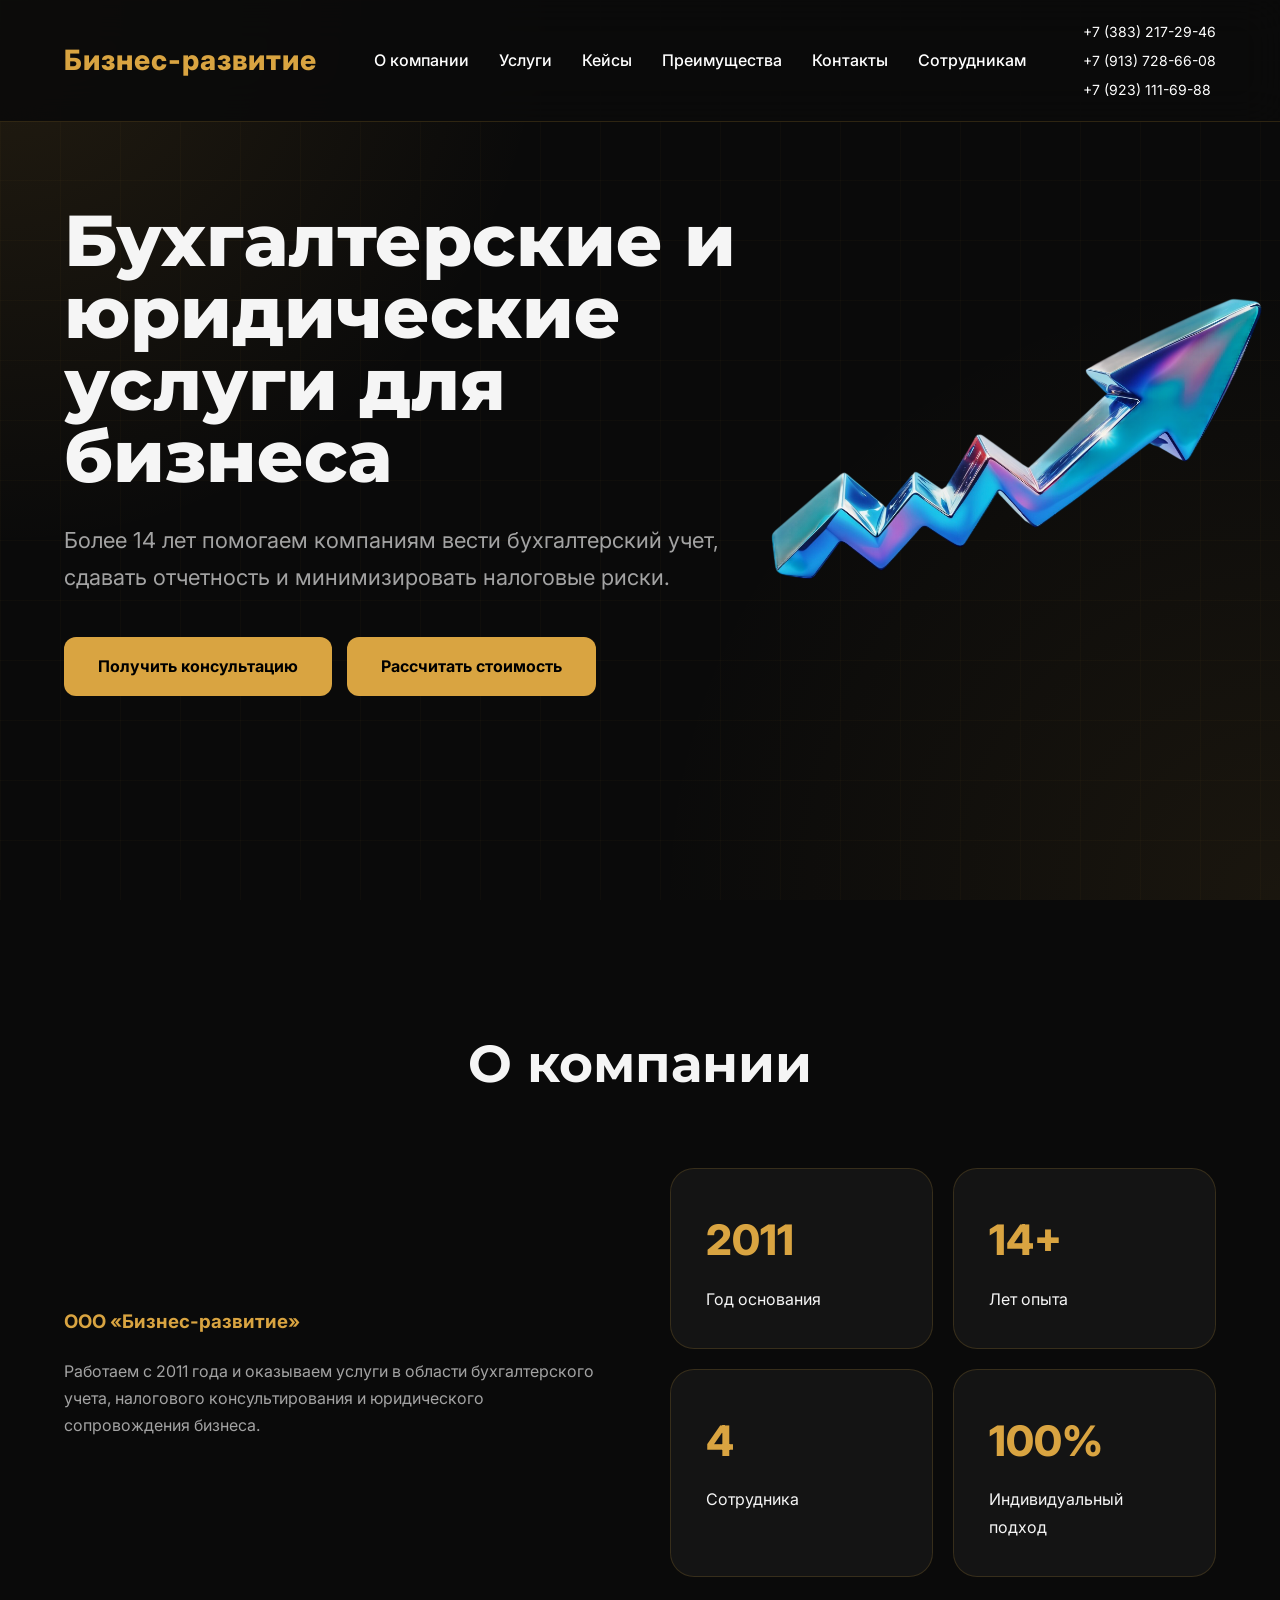
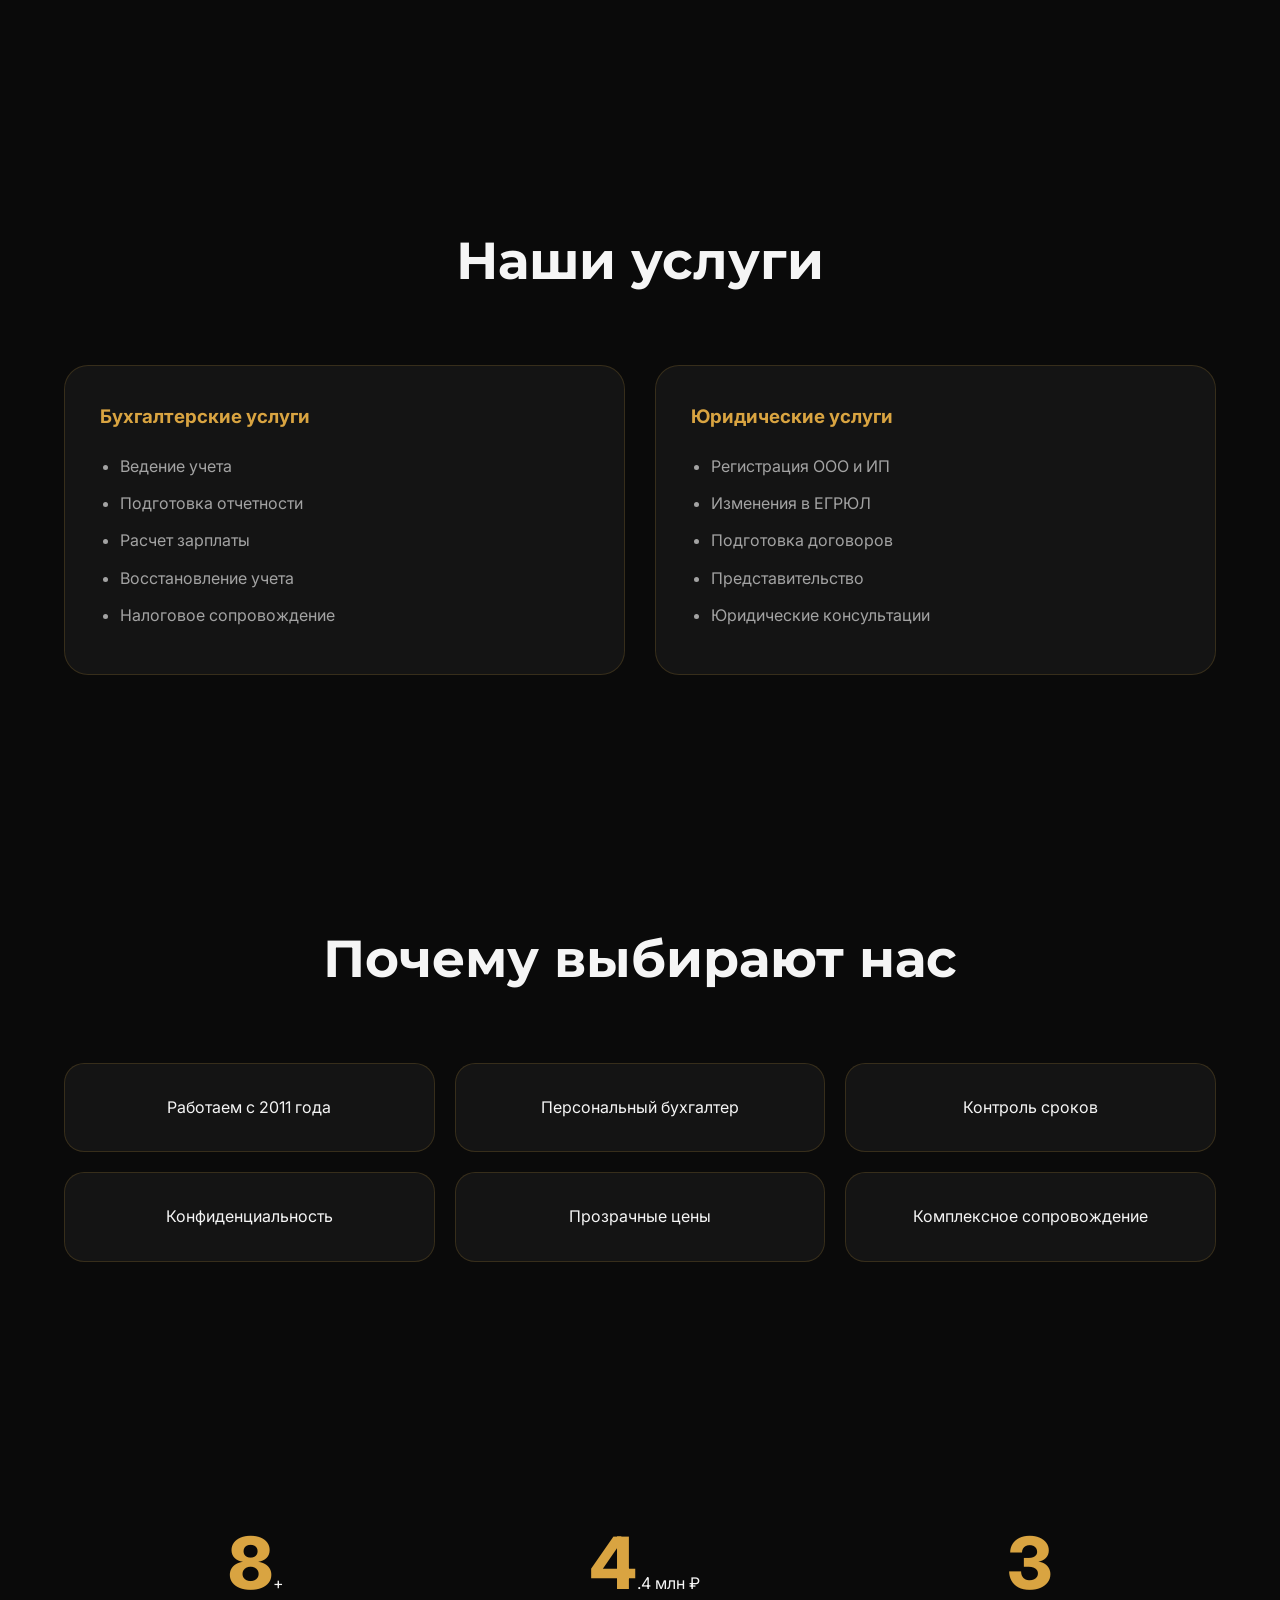
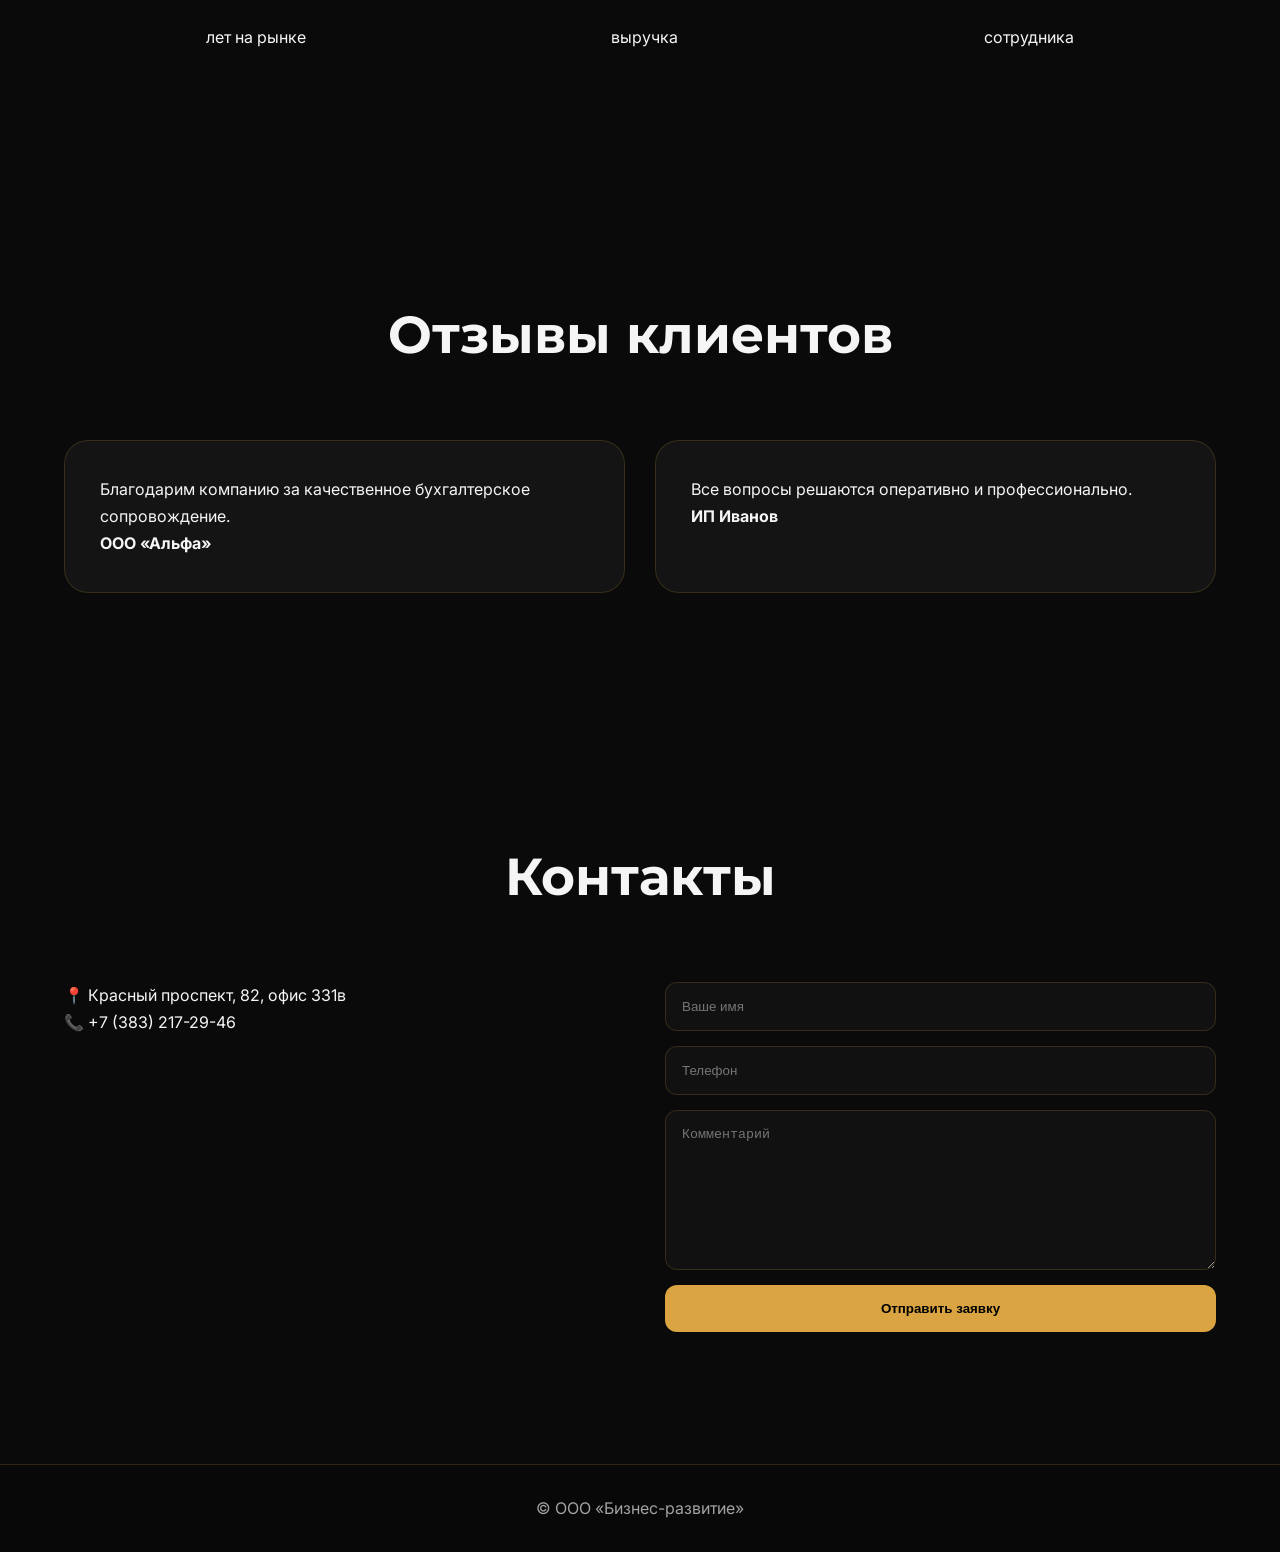
<file: index.html>
<!DOCTYPE html>
<html lang="ru">

<head>
    <meta charset="UTF-8">
    <meta name="viewport" content="width=device-width, initial-scale=1.0">

    <!-- Мета-теги -->
    <meta name="description" content="Бухгалтерские и юридические услуги ООО «Бизнес-развитие». 
    Консультации, аудит, сопровождение бизнеса.">
    <meta name="keywords" content="бухгалтерские услуги, юридические услуги, аудит, налоговое консультирование">
    <meta name="author" content="ООО Бизнес-развитие">

    <title>ООО «Бизнес-развитие»</title>

    <link rel="stylesheet" href="style.css">

    <link
        href="https://fonts.googleapis.com/css2?family=Montserrat:wght@400;600;700;800&family=Inter:wght@300;400;500;600&display=swap"
        rel="stylesheet">
</head>

<body>

    <header class="header">
        <div class="container">
            <div class="logo">
                Бизнес-развитие
            </div>

            <nav>
                <a href="about.html">О компании</a>
                <a href="services.html">Услуги</a>
                <a href="cases.html">Кейсы</a>
                <a href="#advantages">Преимущества</a>
                <a href="#contacts">Контакты</a>
                <a href="admin.php">Сотрудникам</a>
            </nav>

            <div class="tel">
                <a href="tel:+73832172946">+7 (383) 217-29-46</a>
                <a href="tel:+79137286608">+7 (913) 728-66-08</a>
                <a href="tel:+79231116988">+7 (923) 111-69-88</a>
            </div>
        </div>
    </header>

    <section class="hero">
        <div class="container hero-grid">

            <div class="hero-content">
                <h1>
                    Бухгалтерские и юридические услуги для бизнеса
                </h1>

                <p>
                    Более 14 лет помогаем компаниям вести бухгалтерский учет,
                    сдавать отчетность и минимизировать налоговые риски.
                </p>

                <div class="hero-buttons">
                    <a href="#contacts" class="btn-primary">
                        Получить консультацию
                    </a>

                    <a href="#contacts" class="btn-secondary">
                        Рассчитать стоимость
                    </a>
                </div>
            </div>

            <div class="hero-image">
                <img src="fon.png" alt="">
            </div>

        </div>
    </section>

    <section id="about" class="about">
        <div class="container">

            <h2>О компании</h2>

            <div class="about-grid">

                <div class="about-text">
                    <h3>ООО «Бизнес-развитие»</h3>

                    <p>
                        Работаем с 2011 года и оказываем услуги
                        в области бухгалтерского учета,
                        налогового консультирования и
                        юридического сопровождения бизнеса.
                    </p>
                </div>

                <div class="stats">

                    <div class="card">
                        <span>2011</span>
                        <p>Год основания</p>
                    </div>

                    <div class="card">
                        <span>14+</span>
                        <p>Лет опыта</p>
                    </div>

                    <div class="card">
                        <span>4</span>
                        <p>Сотрудника</p>
                    </div>

                    <div class="card">
                        <span>100%</span>
                        <p>Индивидуальный подход</p>
                    </div>

                </div>

            </div>

        </div>
    </section>

    <section id="services" class="services">

        <div class="container">

            <h2>Наши услуги</h2>

            <div class="services-grid">

                <div class="service-card">
                    <h3>Бухгалтерские услуги</h3>

                    <ul>
                        <li>Ведение учета</li>
                        <li>Подготовка отчетности</li>
                        <li>Расчет зарплаты</li>
                        <li>Восстановление учета</li>
                        <li>Налоговое сопровождение</li>
                    </ul>
                </div>

                <div class="service-card">
                    <h3>Юридические услуги</h3>

                    <ul>
                        <li>Регистрация ООО и ИП</li>
                        <li>Изменения в ЕГРЮЛ</li>
                        <li>Подготовка договоров</li>
                        <li>Представительство</li>
                        <li>Юридические консультации</li>
                    </ul>
                </div>

            </div>

        </div>

    </section>

    <section id="advantages" class="advantages">

        <div class="container">

            <h2>Почему выбирают нас</h2>

            <div class="advantages-grid">

                <div>Работаем с 2011 года</div>
                <div>Персональный бухгалтер</div>
                <div>Контроль сроков</div>
                <div>Конфиденциальность</div>
                <div>Прозрачные цены</div>
                <div>Комплексное сопровождение</div>

            </div>

        </div>

    </section>

    <section class="numbers">

        <div class="container">

            <div class="numbers-grid">

                <div>
                    <span class="counter" data-target="14">0</span>+
                    <p>лет на рынке</p>
                </div>

                <div>
                    <span class="counter" data-target="6">0</span>.4 млн ₽
                    <p>выручка</p>
                </div>

                <div>
                    <span class="counter" data-target="4">0</span>
                    <p>сотрудника</p>
                </div>

            </div>

        </div>

    </section>


    <section class="reviews">

        <div class="container">

            <h2>Отзывы клиентов</h2>

            <div class="services-grid">

                <div class="service-card">
                    <p>
                        Благодарим компанию за качественное
                        бухгалтерское сопровождение.
                    </p>
                    <strong>ООО «Альфа»</strong>
                </div>

                <div class="service-card">
                    <p>
                        Все вопросы решаются оперативно
                        и профессионально.
                    </p>
                    <strong>ИП Иванов</strong>
                </div>

            </div>

        </div>

    </section>


    <section id="contacts" class="contacts">

        <div class="container">

            <h2>Контакты</h2>

            <div class="contacts-grid">

                <div>
                    <p>📍 Красный проспект, 82, офис 331в</p>
                    <p>📞 +7 (383) 217-29-46</p>
                    <iframe src="https://www.google.com/maps?q=Красный+проспект+82+Новосибирск&output=embed"
                        width="100%" height="300" style="border:0;">
                    </iframe>
                </div>

                <form class="contact-form" action="feedback.php" method="POST">

                    <input type="text" name="name" placeholder="Ваше имя" required>

                    <input type="tel" name="phone" placeholder="Телефон" required>

                    <textarea name="message" placeholder="Комментарий" required></textarea>

                    <button type="submit">
                        Отправить заявку
                    </button>

                </form>

            </div>

        </div>

    </section>

    <footer>
        <div class="container">
            © ООО «Бизнес-развитие»
        </div>
    </footer>


    <script src="main.js"></script>

</body>

</html>
</file>
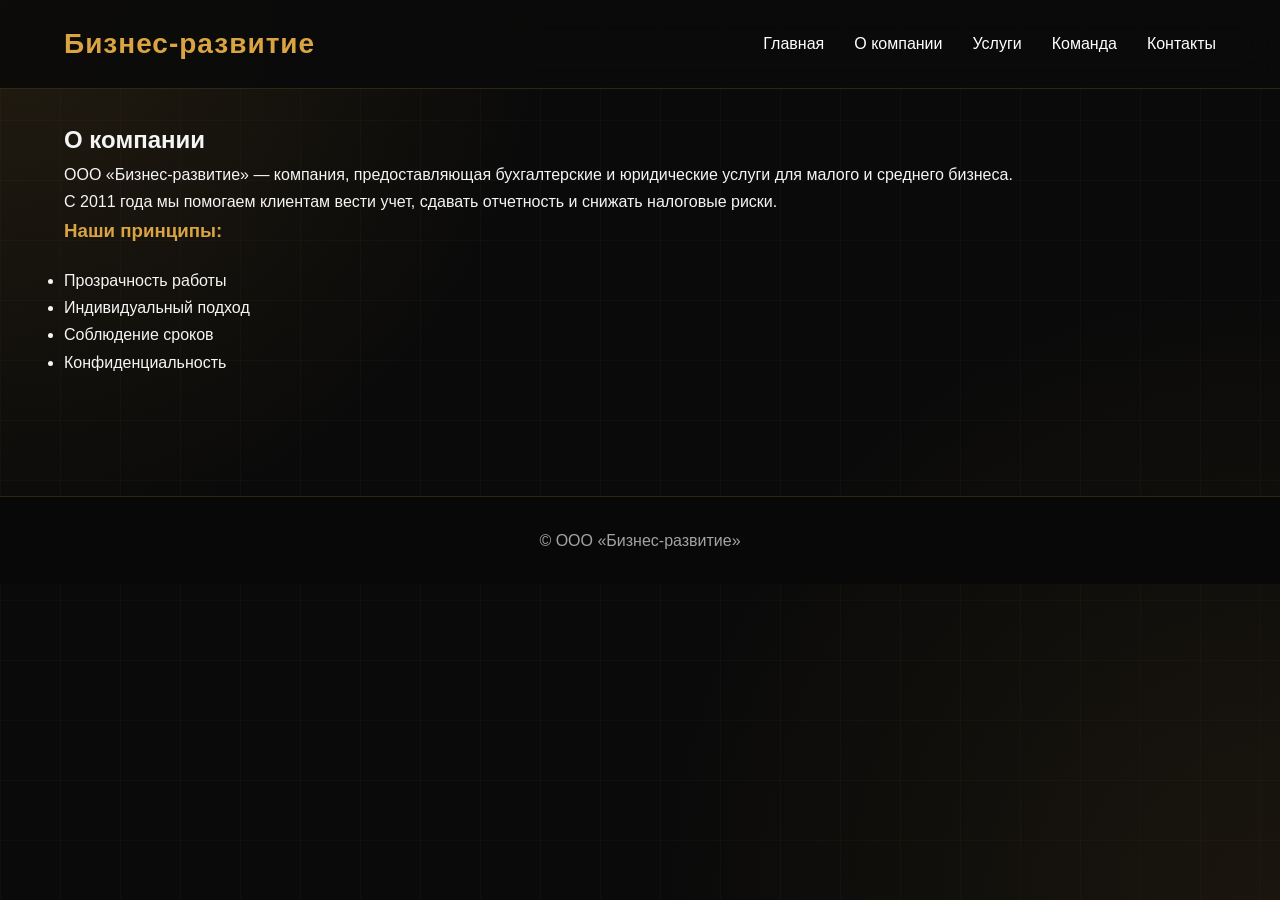
<file: about.html>
<!DOCTYPE html>
<html lang="ru">

<head>
    <meta charset="UTF-8">
    <title>О компании | Бизнес-развитие</title>
    <link rel="stylesheet" href="style.css">
</head>

<body>

<header class="header">
    <div class="container">
        <div class="logo">Бизнес-развитие</div>

        <nav>
            <a href="index.html">Главная</a>
            <a href="about.html">О компании</a>
            <a href="services.html">Услуги</a>
            <a href="team.html">Команда</a>
            <a href="contacts.html">Контакты</a>
        </nav>
    </div>
</header>

<section class="page">
    <div class="container">

        <h1>О компании</h1>

        <p>
            ООО «Бизнес-развитие» — компания, предоставляющая бухгалтерские и юридические услуги для малого и среднего бизнеса.
        </p>

        <p>
            С 2011 года мы помогаем клиентам вести учет, сдавать отчетность и снижать налоговые риски.
        </p>

        <h3>Наши принципы:</h3>

        <ul>
            <li>Прозрачность работы</li>
            <li>Индивидуальный подход</li>
            <li>Соблюдение сроков</li>
            <li>Конфиденциальность</li>
        </ul>

    </div>
</section>

    <footer>
        <div class="container">
            © ООО «Бизнес-развитие»
        </div>
    </footer>

</body>
</html>
</file>
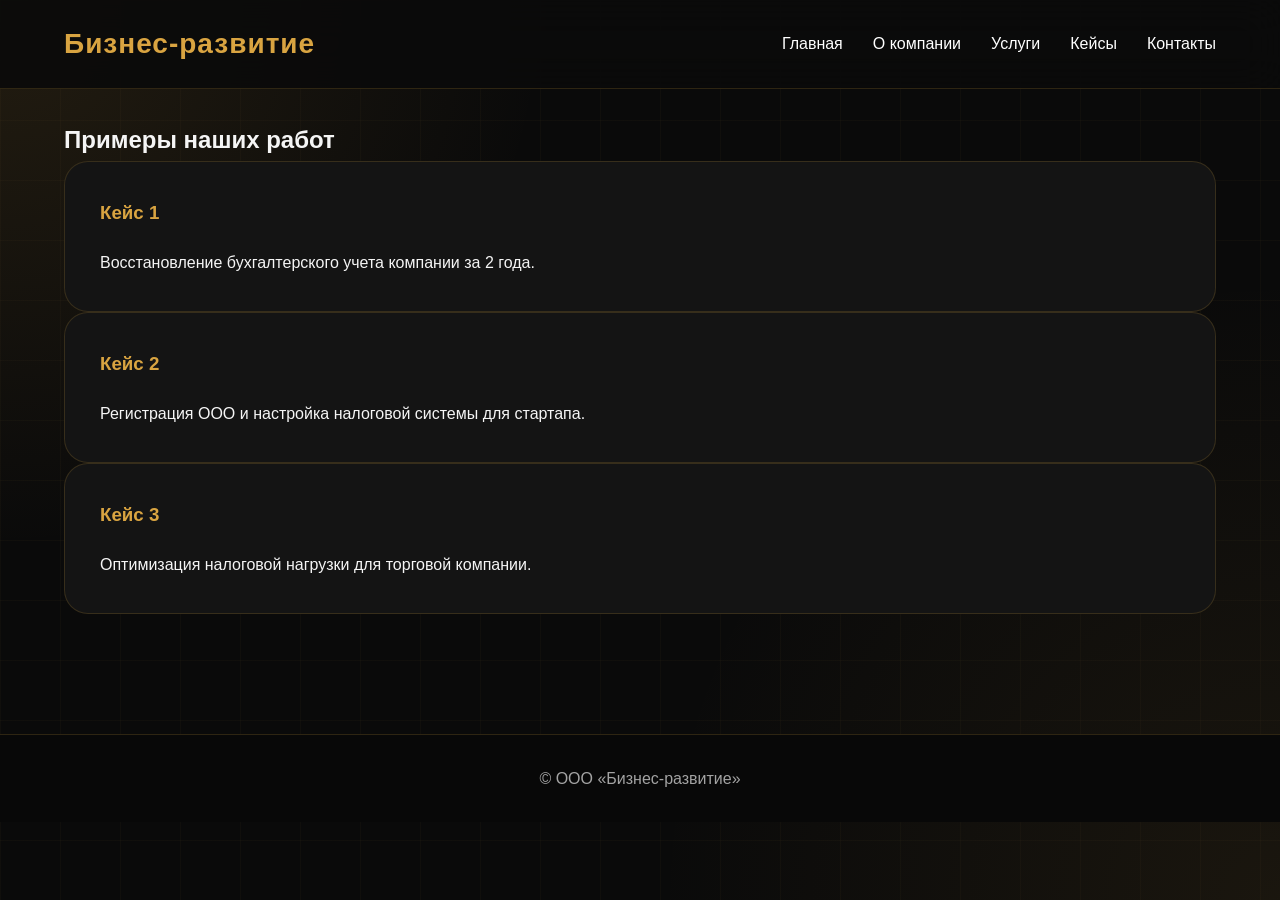
<file: cases.html>
<!DOCTYPE html>
<html lang="ru">

<head>
    <meta charset="UTF-8">
    <title>Кейсы | Бизнес-развитие</title>
    <link rel="stylesheet" href="style.css">
</head>

<body>

<header class="header">
    <div class="container">
        <div class="logo">Бизнес-развитие</div>

        <nav>
            <a href="index.html">Главная</a>
            <a href="about.html">О компании</a>
            <a href="services.html">Услуги</a>
            <a href="cases.html">Кейсы</a>
            <a href="contacts.html">Контакты</a>
        </nav>
    </div>
</header>

<section class="page">
    <div class="container">

        <h1>Примеры наших работ</h1>

        <div class="grid">

            <div class="card">
                <h3>Кейс 1</h3>
                <p>Восстановление бухгалтерского учета компании за 2 года.</p>
            </div>

            <div class="card">
                <h3>Кейс 2</h3>
                <p>Регистрация ООО и настройка налоговой системы для стартапа.</p>
            </div>

            <div class="card">
                <h3>Кейс 3</h3>
                <p>Оптимизация налоговой нагрузки для торговой компании.</p>
            </div>

        </div>

    </div>
</section>

    <footer>
        <div class="container">
            © ООО «Бизнес-развитие»
        </div>
    </footer>

</body>
</html>
</file>
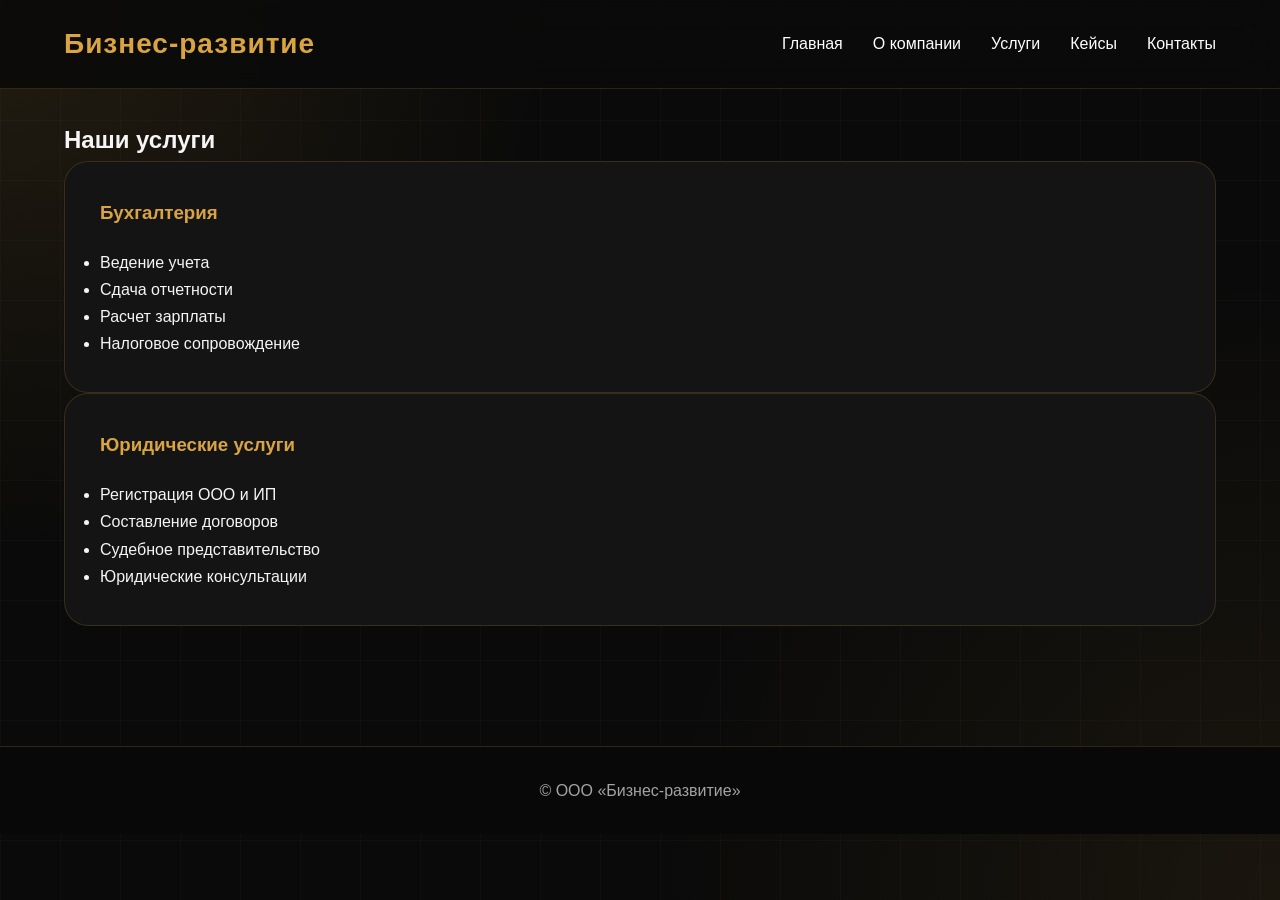
<file: services.html>
<!DOCTYPE html>
<html lang="ru">

<head>
    <meta charset="UTF-8">
    <title>Услуги | Бизнес-развитие</title>
    <link rel="stylesheet" href="style.css">
</head>

<body>

<header class="header">
    <div class="container">
        <div class="logo">Бизнес-развитие</div>

        <nav>
            <a href="index.html">Главная</a>
            <a href="about.html">О компании</a>
            <a href="services.html">Услуги</a>
            <a href="cases.html">Кейсы</a>
            <a href="contacts.html">Контакты</a>
        </nav>
    </div>
</header>

<section class="page">
    <div class="container">

        <h1>Наши услуги</h1>

        <div class="grid">

            <div class="card">
                <h3>Бухгалтерия</h3>
                <ul>
                    <li>Ведение учета</li>
                    <li>Сдача отчетности</li>
                    <li>Расчет зарплаты</li>
                    <li>Налоговое сопровождение</li>
                </ul>
            </div>

            <div class="card">
                <h3>Юридические услуги</h3>
                <ul>
                    <li>Регистрация ООО и ИП</li>
                    <li>Составление договоров</li>
                    <li>Судебное представительство</li>
                    <li>Юридические консультации</li>
                </ul>
            </div>

        </div>

    </div>
</section>


    <footer>
        <div class="container">
            © ООО «Бизнес-развитие»
        </div>
    </footer>

</body>
</html>
</file>
<file: style.css>
* {
    margin: 0;
    padding: 0;
    box-sizing: border-box;
}

:root{
    --bg:#0a0a0a;
    --bg-light:#111111;
    --card:#141414;
    --gold:#d9a441;
    --gold-light:#f1c97a;
    --text:#f5f5f5;
    --gray:#a3a3a3;
    --border:rgba(217,164,65,.18);
}

html{
    scroll-behavior:smooth;
}

body{
    font-family:'Inter',sans-serif;
    background:var(--bg);
    color:var(--text);
    line-height:1.7;
    overflow-x:hidden;
}

/* фон */

body::before{
    content:"";
    position:fixed;
    inset:0;
    z-index:-2;

    background:
    radial-gradient(
        circle at top left,
        rgba(217,164,65,.12),
        transparent 35%
    ),
    radial-gradient(
        circle at bottom right,
        rgba(217,164,65,.08),
        transparent 40%
    ),
    #0a0a0a;
}

body::after{
    content:"";
    position:fixed;
    inset:0;
    z-index:-1;

    background-image:
    linear-gradient(
        rgba(217,164,65,.03) 1px,
        transparent 1px
    ),
    linear-gradient(
        90deg,
        rgba(217,164,65,.03) 1px,
        transparent 1px
    );

    background-size:60px 60px;
}

/* контейнер */

.container{
    width:90%;
    max-width:1200px;
    margin:auto;
}

/* header */

.header{
    position:fixed;
    top:0;
    width:100%;
    z-index:1000;

    background:rgba(10,10,10,.9);

    backdrop-filter:blur(20px);

    border-bottom:1px solid var(--border);
}

.header .container{
    display:flex;
    justify-content:space-between;
    align-items:center;
    padding:20px 0;
}

.logo{
    font-size:28px;
    font-weight:800;
    color:var(--gold);
    letter-spacing:1px;
}

nav{
    display:flex;
    gap:30px;
}

nav a{
    color:white;
    text-decoration:none;
    font-weight:500;
    transition:.3s;
}

nav a:hover{
    color:var(--gold);
}

.tel{
    display:flex;
    flex-direction:column;
    gap:5px;
}

.tel a{
    text-decoration:none;
    color:#fff;
    font-size:14px;
}

/* hero */

.hero{
    min-height:100vh;
    display:flex;
    align-items:center;
    padding-top:120px;
}

.hero-grid{
    display:grid;
    grid-template-columns:1.2fr .8fr;
    gap:80px;
    align-items:center;
}

.hero h1{
    font-family:'Montserrat',sans-serif;
    font-size:72px;
    line-height:1;
    margin-bottom:30px;
    font-weight:800;
}

.hero p{
    font-size:22px;
    color:var(--gray);
    margin-bottom:40px;
    max-width:700px;
}

.hero-buttons{
    display:flex;
    gap:15px;
    flex-wrap:wrap;
}

.btn-primary{
    background:var(--gold);
    color:#000;
    text-decoration:none;
    padding:16px 34px;
    border-radius:12px;
    font-weight:700;
    transition:.3s;
}

.btn-primary:hover{
    transform:translateY(-4px);
    box-shadow:
    0 15px 40px rgba(217,164,65,.25);
}

.btn-secondary{
    background:var(--gold);
    color:#000;
    text-decoration:none;
    padding:16px 34px;
    border-radius:12px;
    font-weight:700;
    transition:.3s;
}

.btn-secondary:hover{
    transform:translateY(-4px);
    box-shadow:
    0 15px 40px rgba(217,164,65,.25);
}

.hero-image{
    width: 500px;
    height: 400px;
    border-radius: 20px;
    overflow: hidden;
    justify-self: center;
    align-self: center;
}

.hero-image img{
    position: relative;
    width: 100%;
    height: 100%;
    object-fit: cover;
}

.hero-grid{
    display:grid;
    grid-template-columns: 1fr 400px;
    gap:60px;
    align-items:center;
}

/* sections */

section{
    padding:120px 0;
}

h2{
    text-align:center;
    font-size:52px;
    margin-bottom:60px;
    font-family:'Montserrat',sans-serif;
}

h3{
    margin-bottom:20px;
    color:var(--gold);
}

/* about */

.about-grid{
    display:grid;
    grid-template-columns:1fr 1fr;
    gap:60px;
    align-items:center;
}

.about-text p{
    color:var(--gray);
}

/* cards */

.card,
.service-card{
    background:var(--card);

    border:1px solid var(--border);

    border-radius:24px;

    padding:35px;

    transition:.3s;
}

.card:hover,
.service-card:hover{
    transform:translateY(-8px);

    border-color:var(--gold);
}

.card span{
    display:block;

    font-size:42px;

    font-weight:800;

    color:var(--gold);

    margin-bottom:10px;
}

.stats{
    display:grid;
    grid-template-columns:repeat(2,1fr);
    gap:20px;
}

.services-grid{
    display:grid;
    grid-template-columns:repeat(2,1fr);
    gap:30px;
}

.service-card ul{
    padding-left:20px;
}

.service-card li{
    margin-bottom:10px;
    color:var(--gray);
}

/* advantages */

.advantages{
    background:transparent;
}

.advantages-grid{
    display:grid;
    grid-template-columns:repeat(3,1fr);
    gap:20px;
}

.advantages-grid div{
    padding:30px;

    border:1px solid var(--border);

    border-radius:20px;

    background:var(--card);

    text-align:center;

    transition:.3s;
}

.advantages-grid div:hover{
    border-color:var(--gold);
}

/* numbers */

.numbers-grid{
    display:flex;
    justify-content:space-around;
    text-align:center;
}

.counter{
    font-size:72px;
    font-weight:800;
    color:var(--gold);
}

/* contacts */

.contacts-grid{
    display:grid;
    grid-template-columns:1fr 1fr;
    gap:50px;
}

.contact-form{
    display:flex;
    flex-direction:column;
    gap:15px;
}

.contact-form input,
.contact-form textarea{
    background:#111;

    color:white;

    border:1px solid var(--border);

    padding:16px;

    border-radius:12px;
}

.contact-form textarea{
    min-height:160px;
}

.contact-form button{
    background:var(--gold);

    color:black;

    border:none;

    padding:16px;

    border-radius:12px;

    font-weight:700;

    cursor:pointer;
}

.contact-form button:hover{
    background:var(--gold-light);
}

iframe{
    border-radius:20px;
    overflow:hidden;
}

/* footer */

footer{
    border-top:1px solid var(--border);

    background:#080808;

    text-align:center;

    padding:30px 0;

    color:var(--gray);
}

/* mobile */

@media(max-width:900px){

    .hero-grid,
    .about-grid,
    .services-grid,
    .contacts-grid{
        grid-template-columns:1fr;
    }

    .advantages-grid{
        grid-template-columns:1fr;
    }

    .hero h1{
        font-size:46px;
    }

    nav{
        display:none;
    }

    .numbers-grid{
        flex-direction:column;
        gap:40px;
    }

    .header .container{
        flex-direction:column;
        gap:15px;
    }
}
</file>
